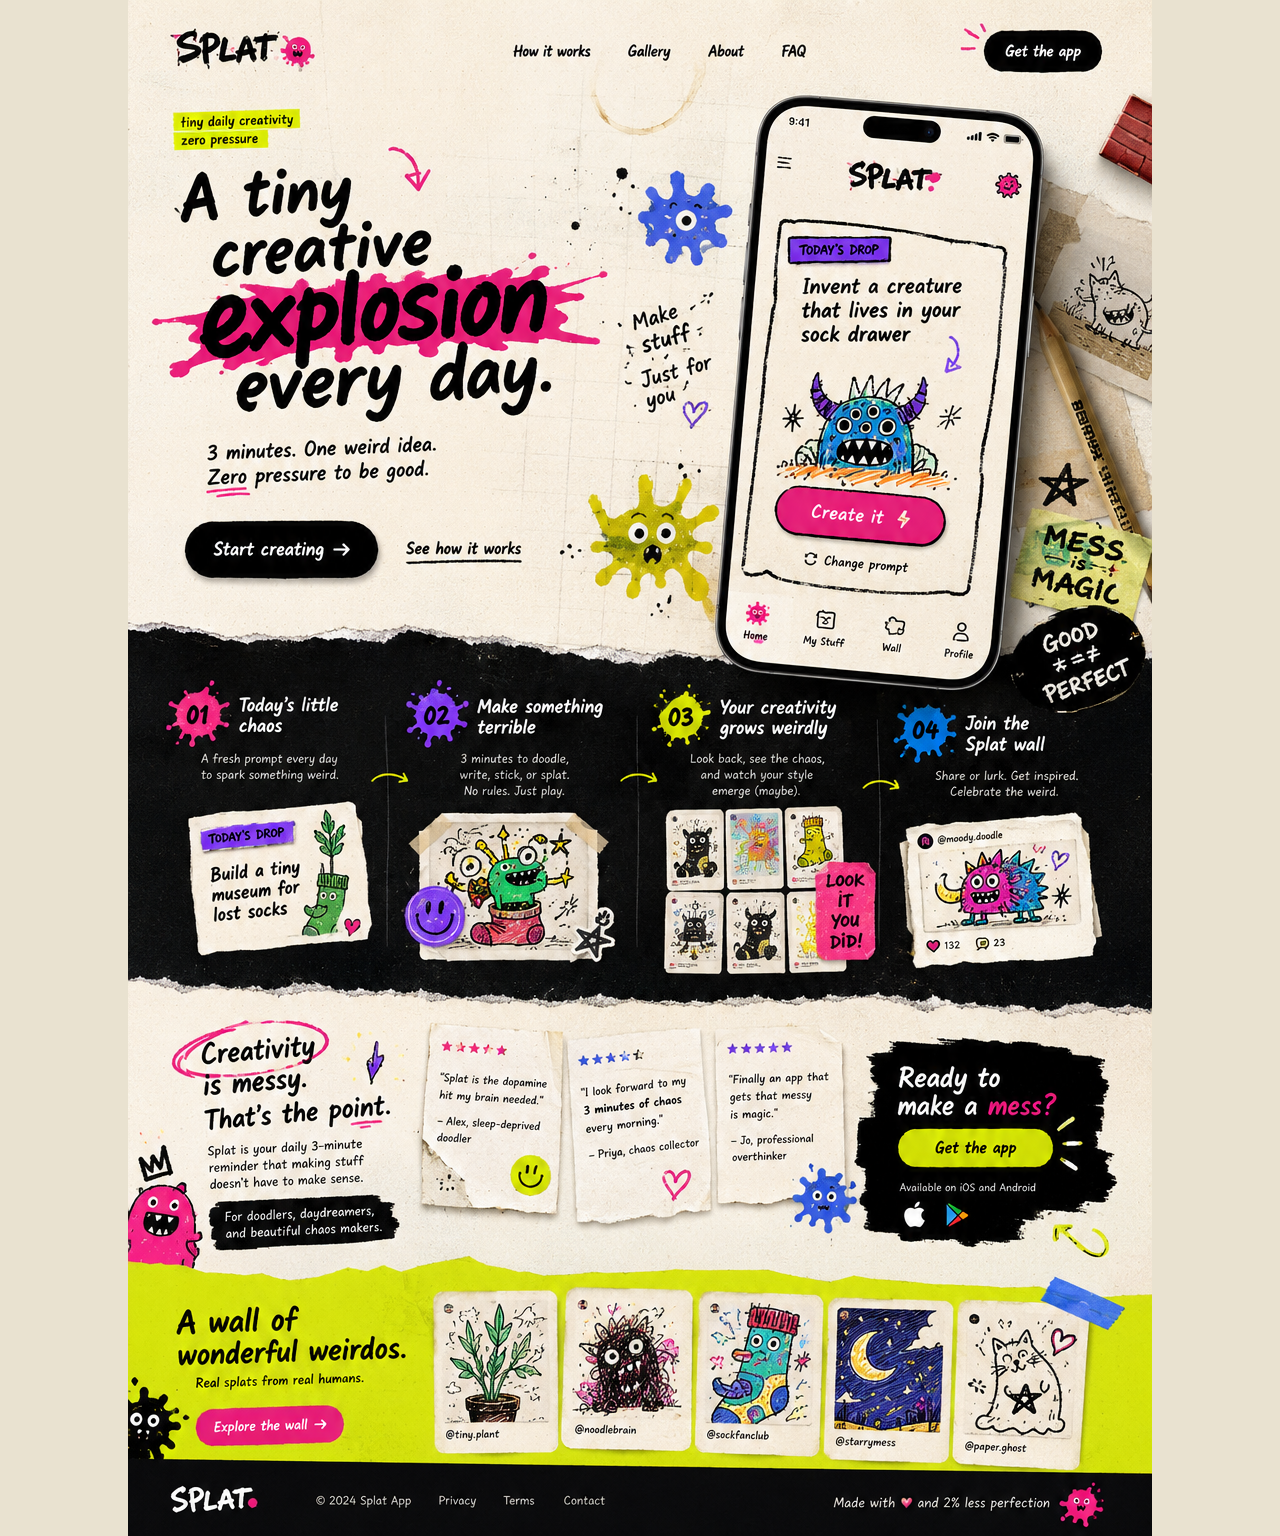
<file: index.html>
<!DOCTYPE html>
<html lang="en">
<head>
<meta charset="UTF-8">
<meta name="viewport" content="width=device-width, initial-scale=1.0">
<title>Splat — A tiny creative explosion every day.</title>
<link href="https://fonts.googleapis.com/css2?family=Kalam:wght@700&display=swap" rel="stylesheet">
<style>
  *{margin:0;padding:0;box-sizing:border-box}
  html{scroll-behavior:smooth}
  body{background:#E9E2D0;font-family:'Kalam',system-ui,cursive}
  /* the design, exactly as given — never altered */
  .design-wrap{position:relative;width:100%;max-width:1024px;margin:0 auto}
  .design{display:block;width:100%;height:auto}
  .overlay{position:absolute;inset:0;z-index:5}
  .anchor{position:absolute;left:0;width:1px;height:1px}
  .hot{position:absolute;cursor:pointer;background:transparent;border:none;outline:none;-webkit-appearance:none;appearance:none;padding:0}

  .quip{position:absolute;z-index:8;background:#fff;border:2.5px solid #15140f;border-radius:16px;padding:7px 13px;
        font-weight:700;font-size:clamp(11px,1.5vw,16px);box-shadow:3px 3px 0 #15140f;white-space:nowrap;opacity:0;
        transform:translateY(8px) scale(.85) rotate(-2deg);transition:.2s;pointer-events:none}
  .quip.show{opacity:1;transform:translateY(0) scale(1) rotate(-2deg)}
  .quip::after{content:"";position:absolute;left:24px;bottom:-11px;border:6px solid transparent;border-top-color:#15140f}
</style>
</head>
<body>
<div class="design-wrap" id="top">
  <img class="design" src="design.png" alt="Splat — a tiny creative explosion every day">

  <div class="anchor" id="how" style="top:41%"></div>
  <div class="anchor" id="about" style="top:65%"></div>
  <div class="anchor" id="wall" style="top:82%"></div>
  <div class="anchor" id="get" style="top:71%"></div>

  <div class="overlay">
    <a class="hot" href="#how"   style="left:36%;top:2.4%;width:11%;height:3%"></a>
    <a class="hot" href="#wall"  style="left:48%;top:2.4%;width:7%;height:3%"></a>
    <a class="hot" href="#about" style="left:56%;top:2.4%;width:6%;height:3%"></a>
    <a class="hot" href="#how"   style="left:62.5%;top:2.4%;width:5%;height:3%"></a>
    <a class="hot" href="get.html" style="left:83%;top:2%;width:13%;height:3.6%"></a>

    <a class="hot" href="get.html" style="left:6.5%;top:34.3%;width:16.5%;height:3.4%"></a>
    <a class="hot" href="#how" style="left:25.5%;top:34.6%;width:14%;height:2.8%"></a>

    <button class="hot quipper" style="left:63.5%;top:33%;width:18%;height:3.2%"></button>
    <button class="hot quipper" style="left:65%;top:36.2%;width:14%;height:2.4%"></button>

    <a class="hot" href="get.html" style="left:77.5%;top:72%;width:15%;height:3.2%"></a>
    <a class="hot" href="#wall" style="left:6.5%;top:87%;width:16%;height:3.4%"></a>

    <!-- footer links → new pages (pixel-measured against the comp's black footer bar) -->
    <a class="hot" href="privacy.html" style="left:29.5%;top:96.8%;width:5.5%;height:2.2%"></a>
    <a class="hot" href="terms.html"   style="left:36%;top:96.8%;width:4.5%;height:2.2%"></a>
    <a class="hot" href="contact.html" style="left:41.8%;top:96.8%;width:5.5%;height:2.2%"></a>

    <div class="quip" id="quip" style="left:52%;top:6%">Beautifully weird.</div>
  </div>
</div>

<script>
  const rnd=a=>a[Math.floor(Math.random()*a.length)];
  const quips=["Your creature looks suspicious 👀","Beautifully weird.","Chaos level: acceptable.","That's... a choice. We love it.","Certified gremlin behaviour.","Unhinged. Proceed.","Suspiciously good."];
  const q=document.getElementById('quip'); let qt;
  function say(t){q.textContent=t||rnd(quips);q.classList.add('show');clearTimeout(qt);qt=setTimeout(()=>q.classList.remove('show'),2300);}
  document.querySelectorAll('.quipper').forEach(b=>b.addEventListener('click',()=>say()));
</script>
</body>
</html>
</file>
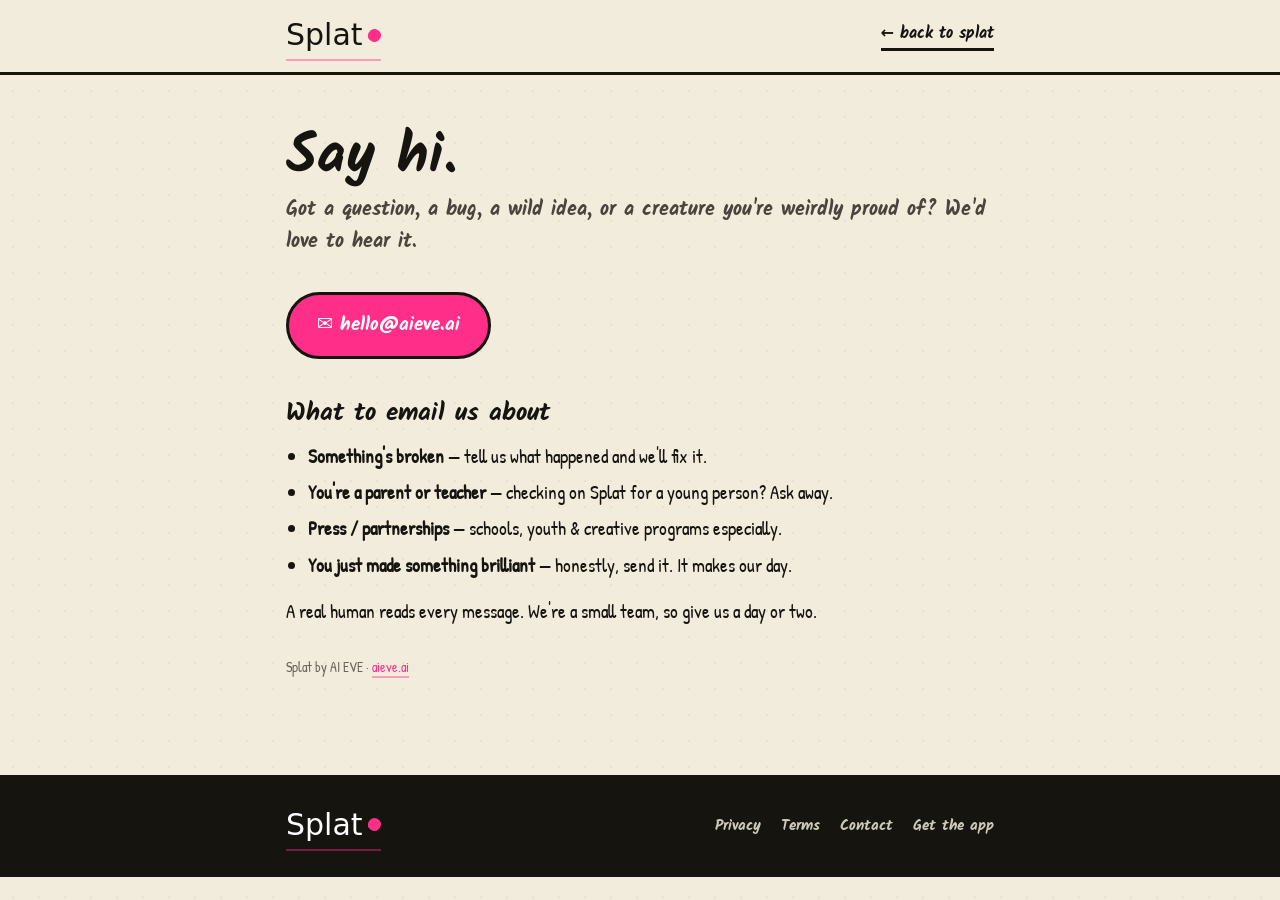
<file: contact.html>
<!DOCTYPE html>
<html lang="en">
<head>
<meta charset="UTF-8"><meta name="viewport" content="width=device-width, initial-scale=1.0">
<title>Splat — Contact</title>
<link rel="preconnect" href="https://fonts.googleapis.com"><link rel="preconnect" href="https://fonts.gstatic.com" crossorigin>
<link href="https://fonts.googleapis.com/css2?family=Permanent+Marker&family=Kalam:wght@700&family=Patrick+Hand&display=swap" rel="stylesheet">
<link rel="stylesheet" href="site.css">
</head>
<body>
<nav class="site-nav"><div class="wrap">
  <a href="index.html" class="word">Splat<i></i></a>
  <a href="index.html" class="home">← back to splat</a>
</div></nav>

<main><div class="wrap">
  <h1>Say hi.</h1>
  <p class="lede">Got a question, a bug, a wild idea, or a creature you're weirdly proud of? We'd love to hear it.</p>

  <div class="stores">
    <a href="mailto:hello@aieve.ai" class="store pink">✉ hello@aieve.ai</a>
  </div>

  <h2>What to email us about</h2>
  <ul>
    <li><b>Something's broken</b> — tell us what happened and we'll fix it.</li>
    <li><b>You're a parent or teacher</b> — checking on Splat for a young person? Ask away.</li>
    <li><b>Press / partnerships</b> — schools, youth & creative programs especially.</li>
    <li><b>You just made something brilliant</b> — honestly, send it. It makes our day.</li>
  </ul>

  <p>A real human reads every message. We're a small team, so give us a day or two.</p>

  <p class="updated">Splat by AI EVE · <a href="https://aieve.ai">aieve.ai</a></p>
</div></main>

<footer><div class="wrap">
  <a href="index.html" class="word">Splat<i></i></a>
  <div class="links"><a href="privacy.html">Privacy</a><a href="terms.html">Terms</a><a href="contact.html">Contact</a><a href="get.html">Get the app</a></div>
</div></footer>
</body>
</html>
</file>
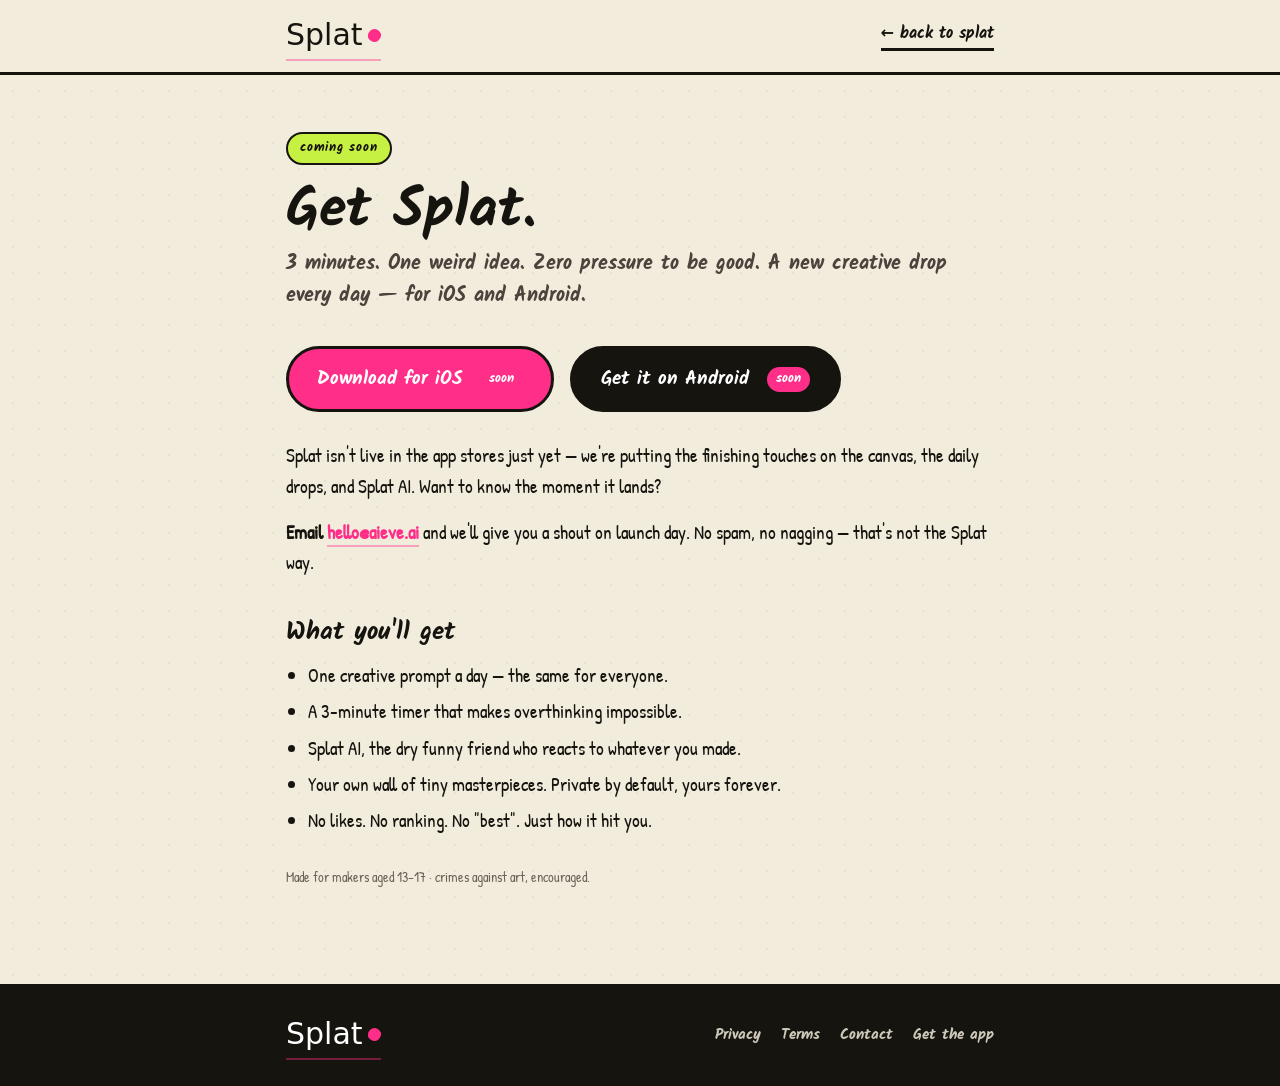
<file: get.html>
<!DOCTYPE html>
<html lang="en">
<head>
<meta charset="UTF-8"><meta name="viewport" content="width=device-width, initial-scale=1.0">
<title>Get Splat — make something weird every day</title>
<link rel="preconnect" href="https://fonts.googleapis.com"><link rel="preconnect" href="https://fonts.gstatic.com" crossorigin>
<link href="https://fonts.googleapis.com/css2?family=Permanent+Marker&family=Kalam:wght@700&family=Patrick+Hand&display=swap" rel="stylesheet">
<link rel="stylesheet" href="site.css">
</head>
<body>
<nav class="site-nav"><div class="wrap">
  <a href="index.html" class="word">Splat<i></i></a>
  <a href="index.html" class="home">← back to splat</a>
</div></nav>

<main><div class="wrap">
  <span class="tag">coming soon</span>
  <h1>Get Splat.</h1>
  <p class="lede">3 minutes. One weird idea. Zero pressure to be good. A new creative drop every day — for iOS and Android.</p>

  <div class="stores">
    <a href="#" class="store pink" aria-disabled="true">Download for iOS <span class="soon">soon</span></a>
    <a href="#" class="store" aria-disabled="true">Get it on Android <span class="soon">soon</span></a>
  </div>

  <p>Splat isn't live in the app stores just yet — we're putting the finishing touches on the canvas, the daily drops, and Splat AI. Want to know the moment it lands?</p>
  <p><b>Email <a href="mailto:hello@aieve.ai?subject=Tell%20me%20when%20Splat%20is%20live">hello@aieve.ai</a></b> and we'll give you a shout on launch day. No spam, no nagging — that's not the Splat way.</p>

  <h2>What you'll get</h2>
  <ul>
    <li>One creative prompt a day — the same for everyone.</li>
    <li>A 3-minute timer that makes overthinking impossible.</li>
    <li>Splat AI, the dry funny friend who reacts to whatever you made.</li>
    <li>Your own wall of tiny masterpieces. Private by default, yours forever.</li>
    <li>No likes. No ranking. No "best". Just how it hit you.</li>
  </ul>

  <p class="updated">Made for makers aged 13–17 · crimes against art, encouraged.</p>
</div></main>

<footer><div class="wrap">
  <a href="index.html" class="word">Splat<i></i></a>
  <div class="links"><a href="privacy.html">Privacy</a><a href="terms.html">Terms</a><a href="contact.html">Contact</a><a href="get.html">Get the app</a></div>
</div></footer>
</body>
</html>
</file>
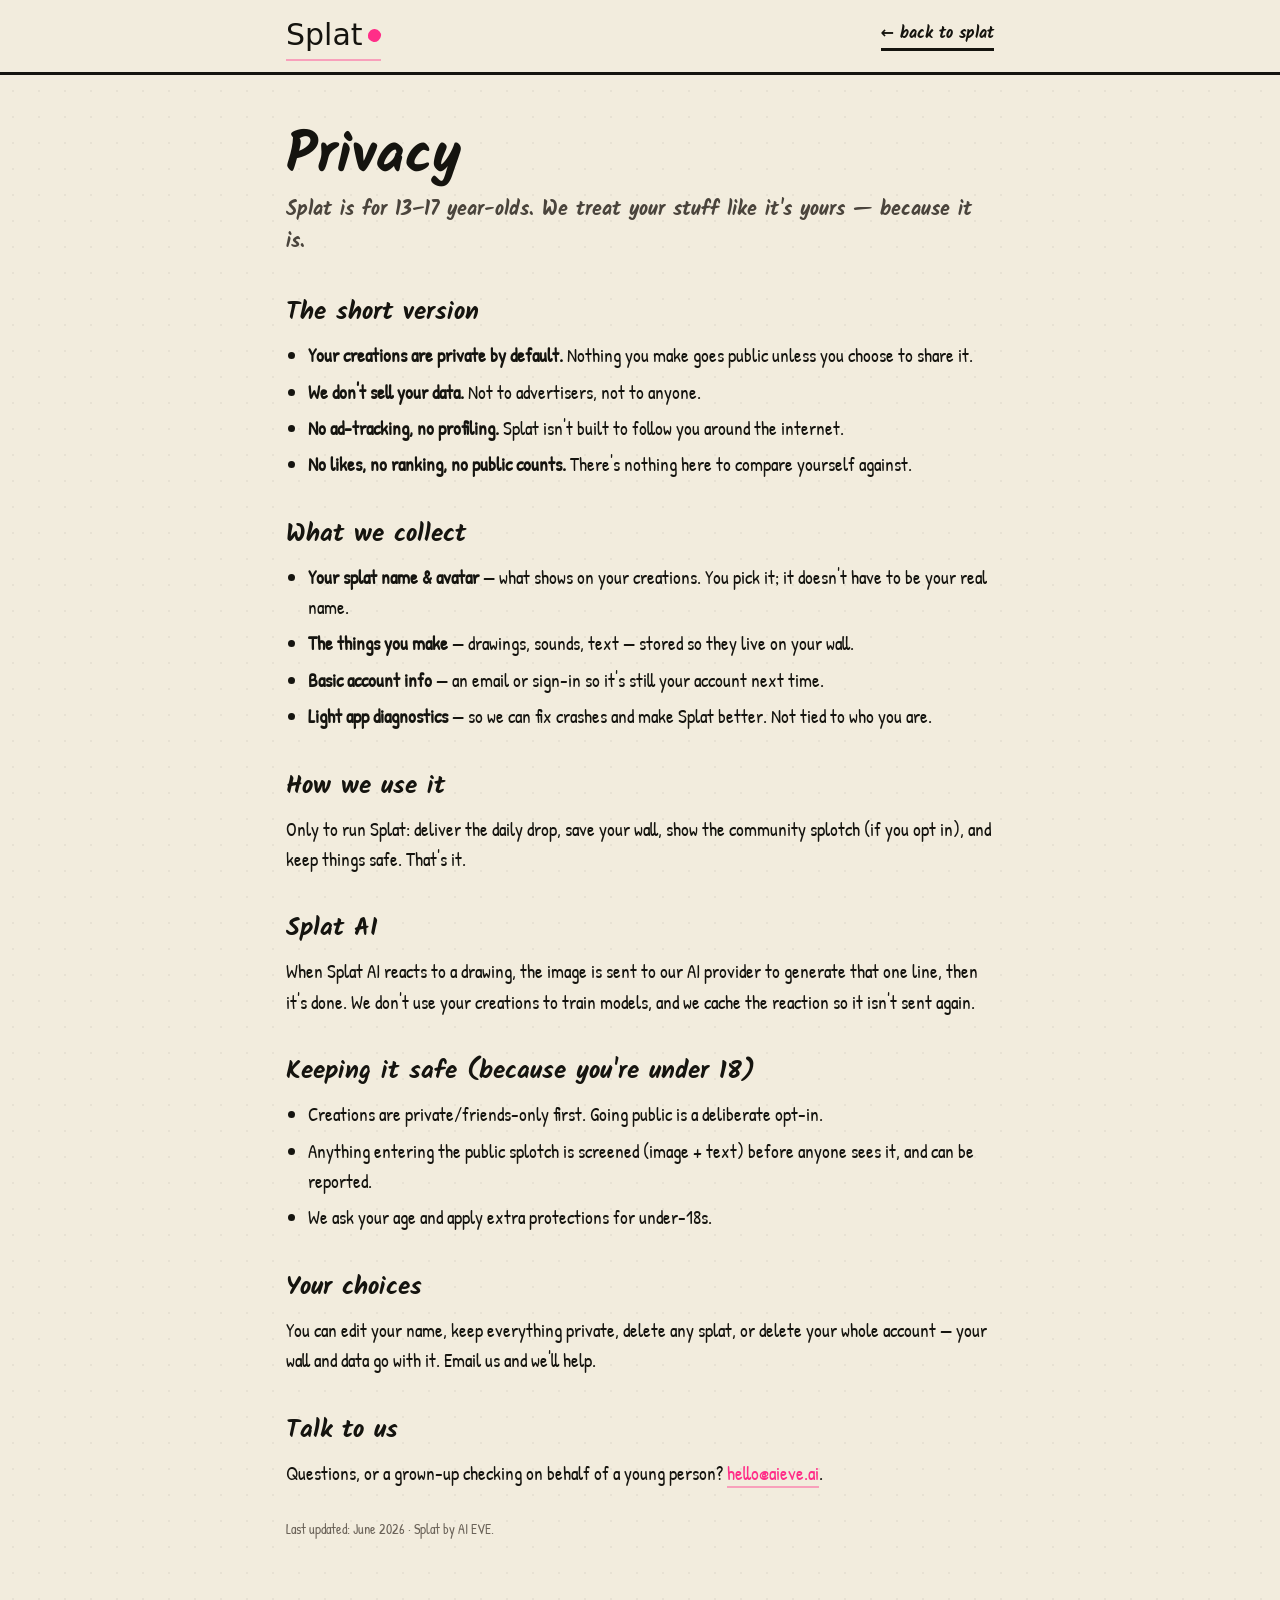
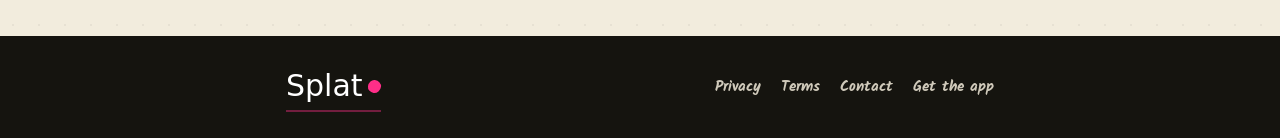
<file: privacy.html>
<!DOCTYPE html>
<html lang="en">
<head>
<meta charset="UTF-8"><meta name="viewport" content="width=device-width, initial-scale=1.0">
<title>Splat — Privacy</title>
<link rel="preconnect" href="https://fonts.googleapis.com"><link rel="preconnect" href="https://fonts.gstatic.com" crossorigin>
<link href="https://fonts.googleapis.com/css2?family=Permanent+Marker&family=Kalam:wght@700&family=Patrick+Hand&display=swap" rel="stylesheet">
<link rel="stylesheet" href="site.css">
</head>
<body>
<nav class="site-nav"><div class="wrap">
  <a href="index.html" class="word">Splat<i></i></a>
  <a href="index.html" class="home">← back to splat</a>
</div></nav>

<main><div class="wrap">
  <h1>Privacy</h1>
  <p class="lede">Splat is for 13–17 year-olds. We treat your stuff like it's yours — because it is.</p>

  <h2>The short version</h2>
  <ul>
    <li><b>Your creations are private by default.</b> Nothing you make goes public unless you choose to share it.</li>
    <li><b>We don't sell your data.</b> Not to advertisers, not to anyone.</li>
    <li><b>No ad-tracking, no profiling.</b> Splat isn't built to follow you around the internet.</li>
    <li><b>No likes, no ranking, no public counts.</b> There's nothing here to compare yourself against.</li>
  </ul>

  <h2>What we collect</h2>
  <ul>
    <li><b>Your splat name & avatar</b> — what shows on your creations. You pick it; it doesn't have to be your real name.</li>
    <li><b>The things you make</b> — drawings, sounds, text — stored so they live on your wall.</li>
    <li><b>Basic account info</b> — an email or sign-in so it's still your account next time.</li>
    <li><b>Light app diagnostics</b> — so we can fix crashes and make Splat better. Not tied to who you are.</li>
  </ul>

  <h2>How we use it</h2>
  <p>Only to run Splat: deliver the daily drop, save your wall, show the community splotch (if you opt in), and keep things safe. That's it.</p>

  <h2>Splat AI</h2>
  <p>When Splat AI reacts to a drawing, the image is sent to our AI provider to generate that one line, then it's done. We don't use your creations to train models, and we cache the reaction so it isn't sent again.</p>

  <h2>Keeping it safe (because you're under 18)</h2>
  <ul>
    <li>Creations are private/friends-only first. Going public is a deliberate opt-in.</li>
    <li>Anything entering the public splotch is screened (image + text) before anyone sees it, and can be reported.</li>
    <li>We ask your age and apply extra protections for under-18s.</li>
  </ul>

  <h2>Your choices</h2>
  <p>You can edit your name, keep everything private, delete any splat, or delete your whole account — your wall and data go with it. Email us and we'll help.</p>

  <h2>Talk to us</h2>
  <p>Questions, or a grown-up checking on behalf of a young person? <a href="mailto:hello@aieve.ai">hello@aieve.ai</a>.</p>

  <p class="updated">Last updated: June 2026 · Splat by AI EVE.</p>
</div></main>

<footer><div class="wrap">
  <a href="index.html" class="word">Splat<i></i></a>
  <div class="links"><a href="privacy.html">Privacy</a><a href="terms.html">Terms</a><a href="contact.html">Contact</a><a href="get.html">Get the app</a></div>
</div></footer>
</body>
</html>
</file>
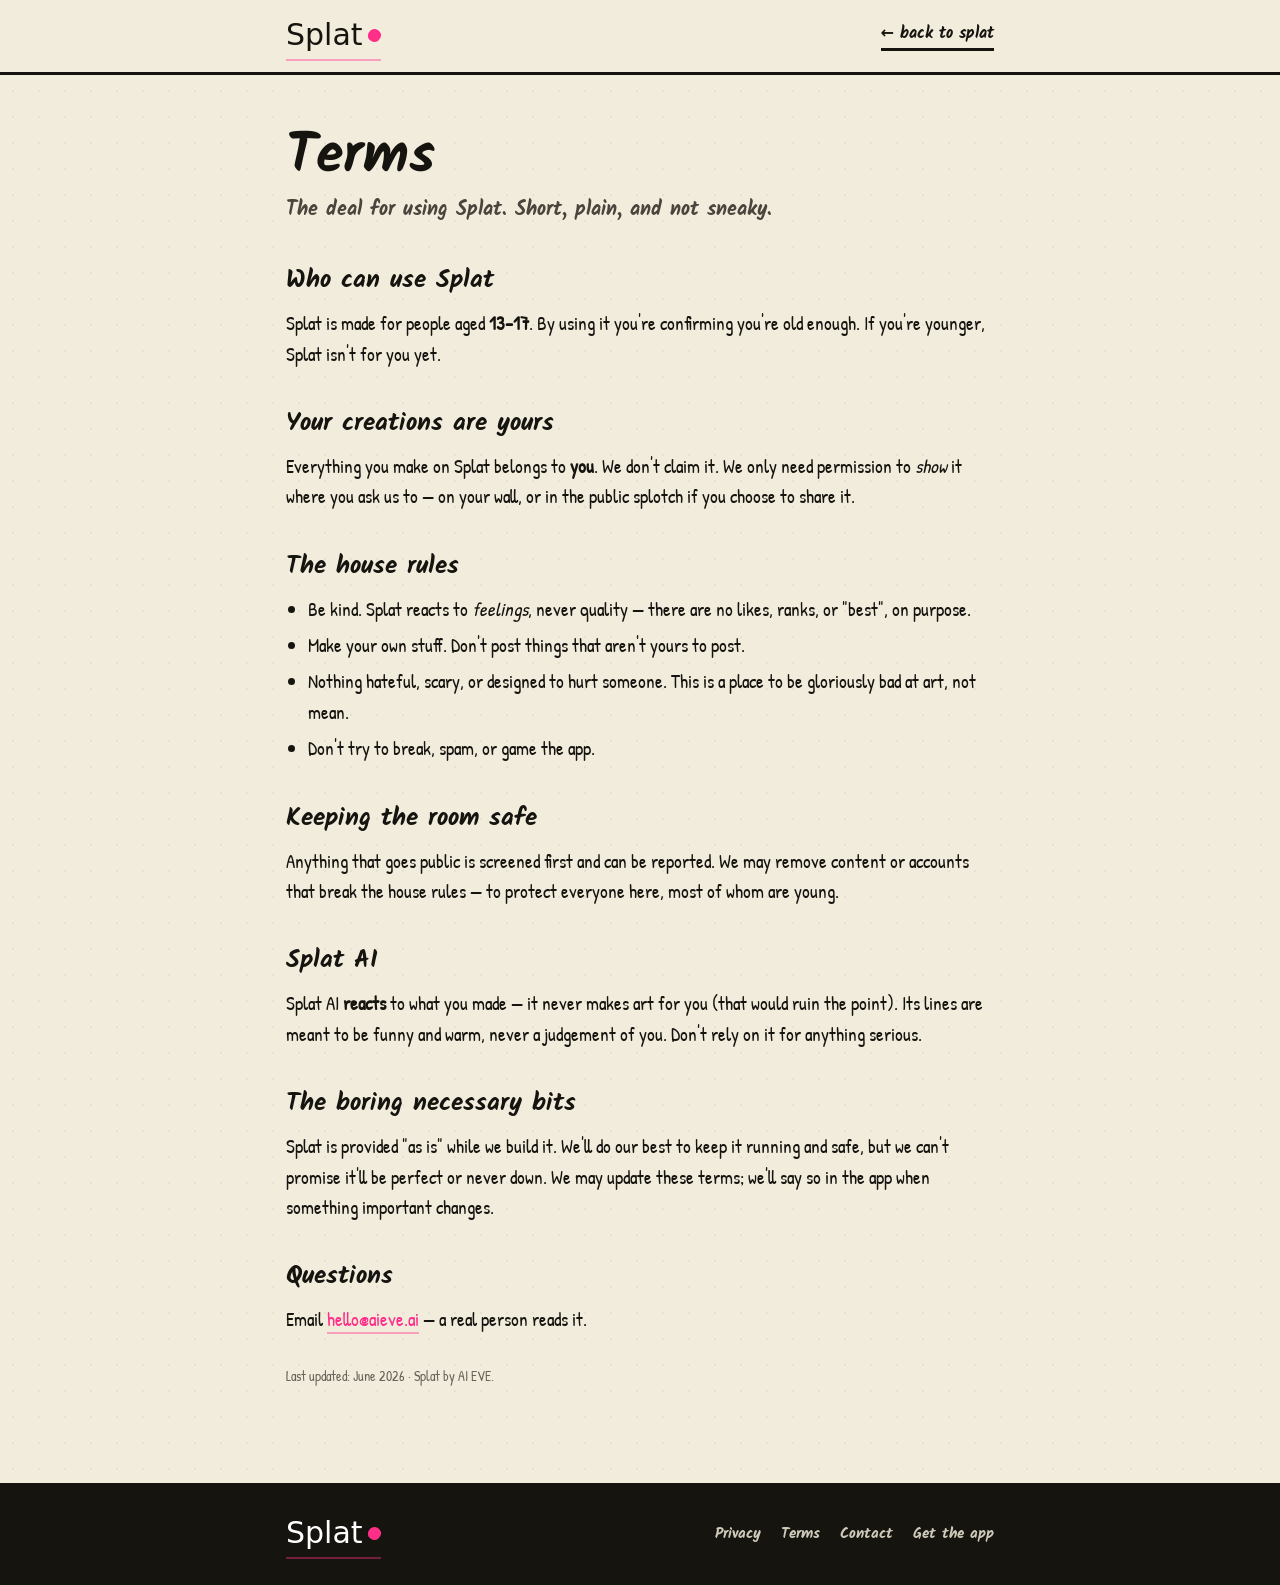
<file: terms.html>
<!DOCTYPE html>
<html lang="en">
<head>
<meta charset="UTF-8"><meta name="viewport" content="width=device-width, initial-scale=1.0">
<title>Splat — Terms</title>
<link rel="preconnect" href="https://fonts.googleapis.com"><link rel="preconnect" href="https://fonts.gstatic.com" crossorigin>
<link href="https://fonts.googleapis.com/css2?family=Permanent+Marker&family=Kalam:wght@700&family=Patrick+Hand&display=swap" rel="stylesheet">
<link rel="stylesheet" href="site.css">
</head>
<body>
<nav class="site-nav"><div class="wrap">
  <a href="index.html" class="word">Splat<i></i></a>
  <a href="index.html" class="home">← back to splat</a>
</div></nav>

<main><div class="wrap">
  <h1>Terms</h1>
  <p class="lede">The deal for using Splat. Short, plain, and not sneaky.</p>

  <h2>Who can use Splat</h2>
  <p>Splat is made for people aged <b>13–17</b>. By using it you're confirming you're old enough. If you're younger, Splat isn't for you yet.</p>

  <h2>Your creations are yours</h2>
  <p>Everything you make on Splat belongs to <b>you</b>. We don't claim it. We only need permission to <i>show</i> it where you ask us to — on your wall, or in the public splotch if you choose to share it.</p>

  <h2>The house rules</h2>
  <ul>
    <li>Be kind. Splat reacts to <i>feelings</i>, never quality — there are no likes, ranks, or "best", on purpose.</li>
    <li>Make your own stuff. Don't post things that aren't yours to post.</li>
    <li>Nothing hateful, scary, or designed to hurt someone. This is a place to be gloriously bad at art, not mean.</li>
    <li>Don't try to break, spam, or game the app.</li>
  </ul>

  <h2>Keeping the room safe</h2>
  <p>Anything that goes public is screened first and can be reported. We may remove content or accounts that break the house rules — to protect everyone here, most of whom are young.</p>

  <h2>Splat AI</h2>
  <p>Splat AI <b>reacts</b> to what you made — it never makes art for you (that would ruin the point). Its lines are meant to be funny and warm, never a judgement of you. Don't rely on it for anything serious.</p>

  <h2>The boring necessary bits</h2>
  <p>Splat is provided "as is" while we build it. We'll do our best to keep it running and safe, but we can't promise it'll be perfect or never down. We may update these terms; we'll say so in the app when something important changes.</p>

  <h2>Questions</h2>
  <p>Email <a href="mailto:hello@aieve.ai">hello@aieve.ai</a> — a real person reads it.</p>

  <p class="updated">Last updated: June 2026 · Splat by AI EVE.</p>
</div></main>

<footer><div class="wrap">
  <a href="index.html" class="word">Splat<i></i></a>
  <div class="links"><a href="privacy.html">Privacy</a><a href="terms.html">Terms</a><a href="contact.html">Contact</a><a href="get.html">Get the app</a></div>
</div></footer>
</body>
</html>
</file>
<file: site.css>
/* Splat — shared style for the secondary pages (get / privacy / terms / contact).
   On-brand with the landing (cream paper, marker, hand fonts). The landing comp itself
   is untouched — this only styles the NEW info pages. */
:root{
  --cream:#F2ECDD; --ink:#15140f; --pink:#FF2E88; --purple:#7B43F1; --lime:#C6F042;
  --marker:'Permanent Marker',system-ui,cursive; --hand:'Kalam',system-ui,cursive; --body:'Patrick Hand',system-ui,cursive;
}
*{margin:0;padding:0;box-sizing:border-box}
html{scroll-behavior:smooth}
body{background:var(--cream);color:var(--ink);font-family:var(--body);font-size:19px;line-height:1.6;
  background-image:radial-gradient(rgba(22,21,20,.05) 1.2px,transparent 1.2px);background-size:26px 26px}
.wrap{max-width:760px;margin:0 auto;padding:0 26px}

/* header */
.site-nav{position:sticky;top:0;z-index:20;background:rgba(242,236,221,.92);backdrop-filter:blur(6px);border-bottom:3px solid var(--ink)}
.site-nav .wrap{display:flex;align-items:center;justify-content:space-between;height:72px}
.word{font-family:var(--marker);font-size:30px;color:var(--ink);text-decoration:none;display:inline-flex;align-items:center;gap:5px}
.word i{width:13px;height:13px;background:var(--pink);border-radius:46% 54% 50% 50%/55% 45% 55% 45%;display:inline-block;transform:rotate(8deg)}
.site-nav a.home{font-family:var(--hand);font-weight:700;font-size:16px;color:var(--ink);text-decoration:none;border-bottom:3px solid var(--ink);padding-bottom:2px}

/* page body */
main{padding:54px 0 40px}
h1{font-family:var(--hand);font-weight:700;font-size:clamp(34px,6vw,56px);line-height:1.02;margin-bottom:8px}
.lede{font-family:var(--hand);font-weight:700;font-size:20px;color:#4a443c;margin-bottom:34px}
h2{font-family:var(--hand);font-weight:700;font-size:25px;margin:34px 0 8px}
p{margin-bottom:16px}
a{color:var(--pink);text-decoration:none;border-bottom:2px solid rgba(255,46,136,.4)}
a:hover{border-bottom-color:var(--pink)}
ul{margin:0 0 16px 22px}
li{margin-bottom:6px}
.tag{display:inline-block;font-family:var(--hand);font-weight:700;font-size:13px;letter-spacing:.06em;
  background:var(--lime);border:2.5px solid var(--ink);border-radius:30px;padding:4px 12px;margin-bottom:18px}
.note{font-family:var(--body);font-size:15px;color:#6a6258;background:#fff;border:2px dashed rgba(22,21,20,.25);border-radius:12px;padding:12px 16px;margin:24px 0}
.updated{font-family:var(--body);font-size:14px;color:#6a6258;margin-top:30px}

/* buttons (get page) */
.stores{display:flex;gap:16px;flex-wrap:wrap;margin:28px 0}
.store{font-family:var(--hand);font-weight:700;font-size:19px;display:inline-flex;align-items:center;gap:10px;
  background:var(--ink);color:#fff;border:3px solid var(--ink);border-radius:50px;padding:15px 28px;text-decoration:none;transition:transform .1s}
.store:hover{transform:translateY(-2px) rotate(-1deg);border-bottom-color:var(--ink)}
.store.pink{background:var(--pink)}
.soon{font-family:var(--hand);font-weight:700;font-size:13px;background:var(--pink);color:#fff;border-radius:20px;padding:2px 9px;margin-left:8px}

/* footer */
footer{background:var(--ink);color:#cfc9ba;margin-top:40px;padding:26px 0}
footer .wrap{display:flex;flex-wrap:wrap;gap:16px;align-items:center;justify-content:space-between}
footer .word{color:#fff}
footer .links{display:flex;gap:20px;font-family:var(--hand);font-weight:700;font-size:15px}
footer .links a{color:#cfc9ba;border:none}
footer .links a:hover{color:#fff}
</file>
